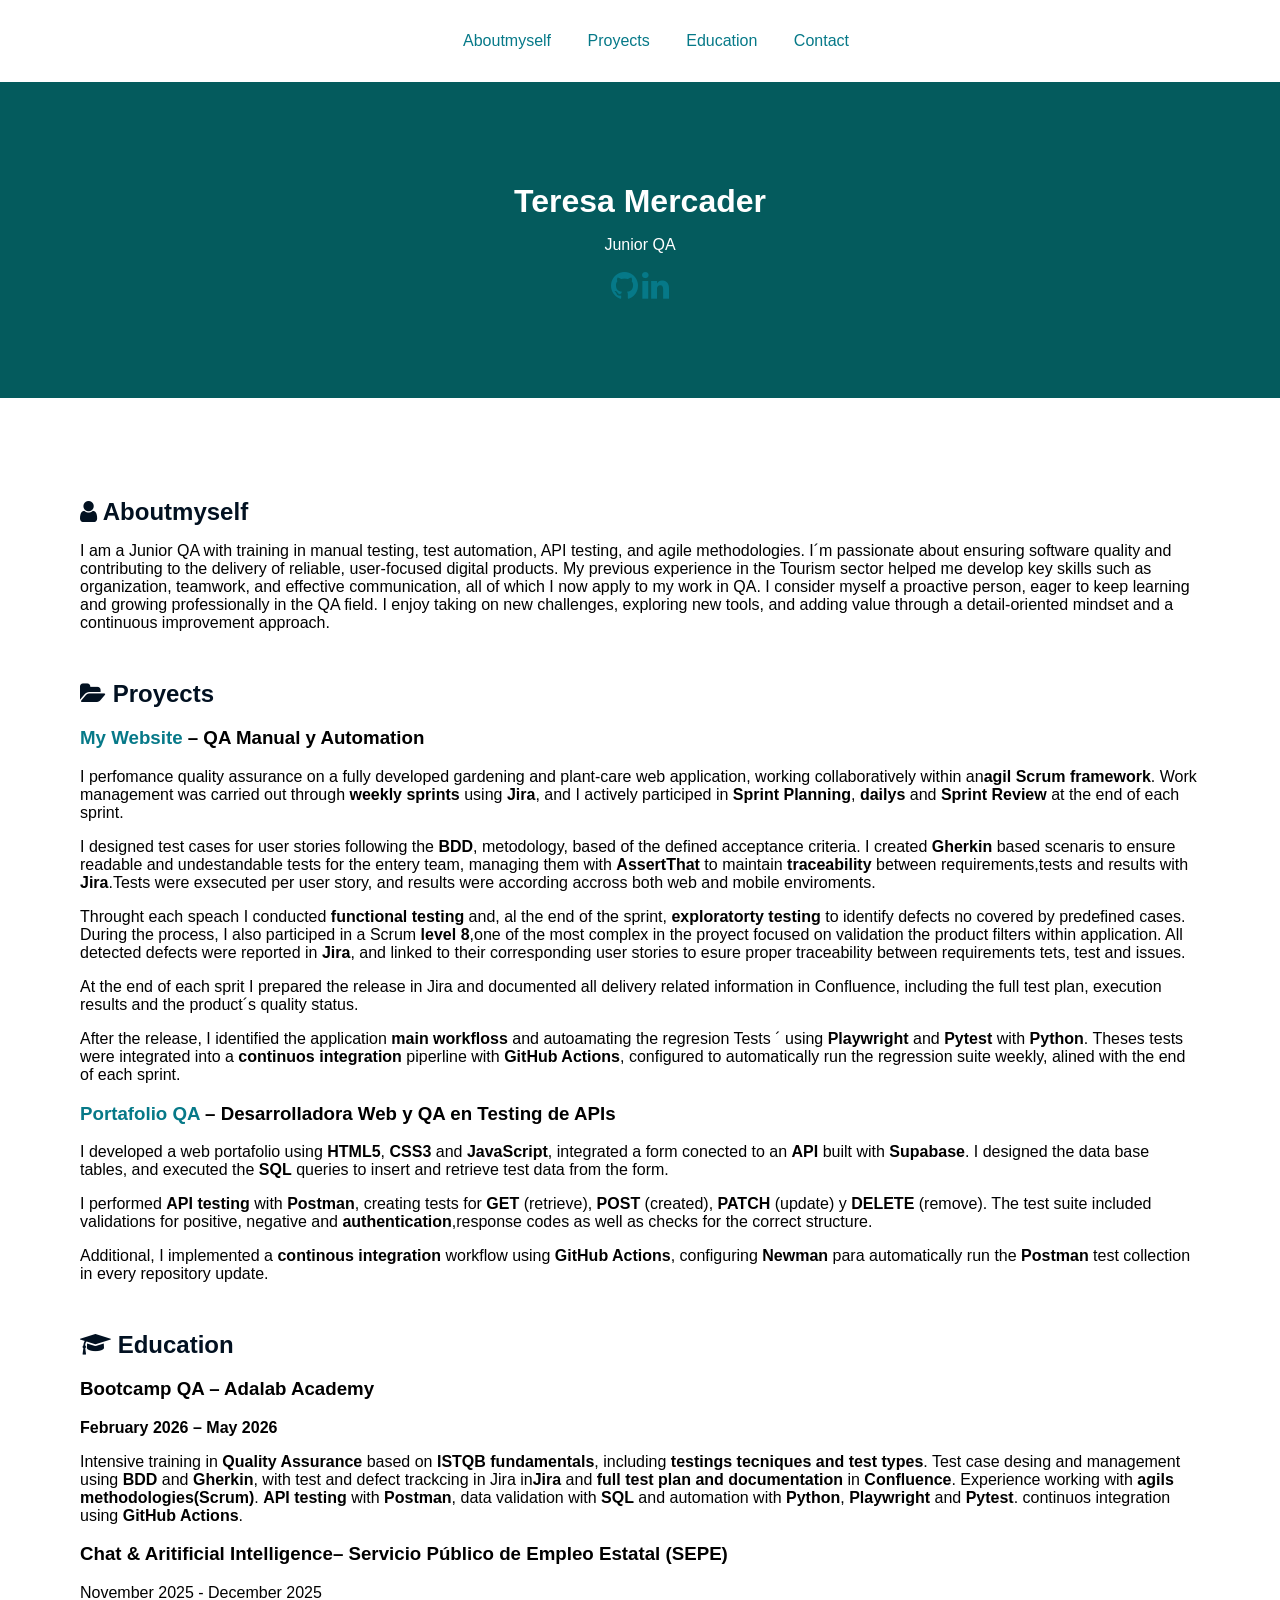
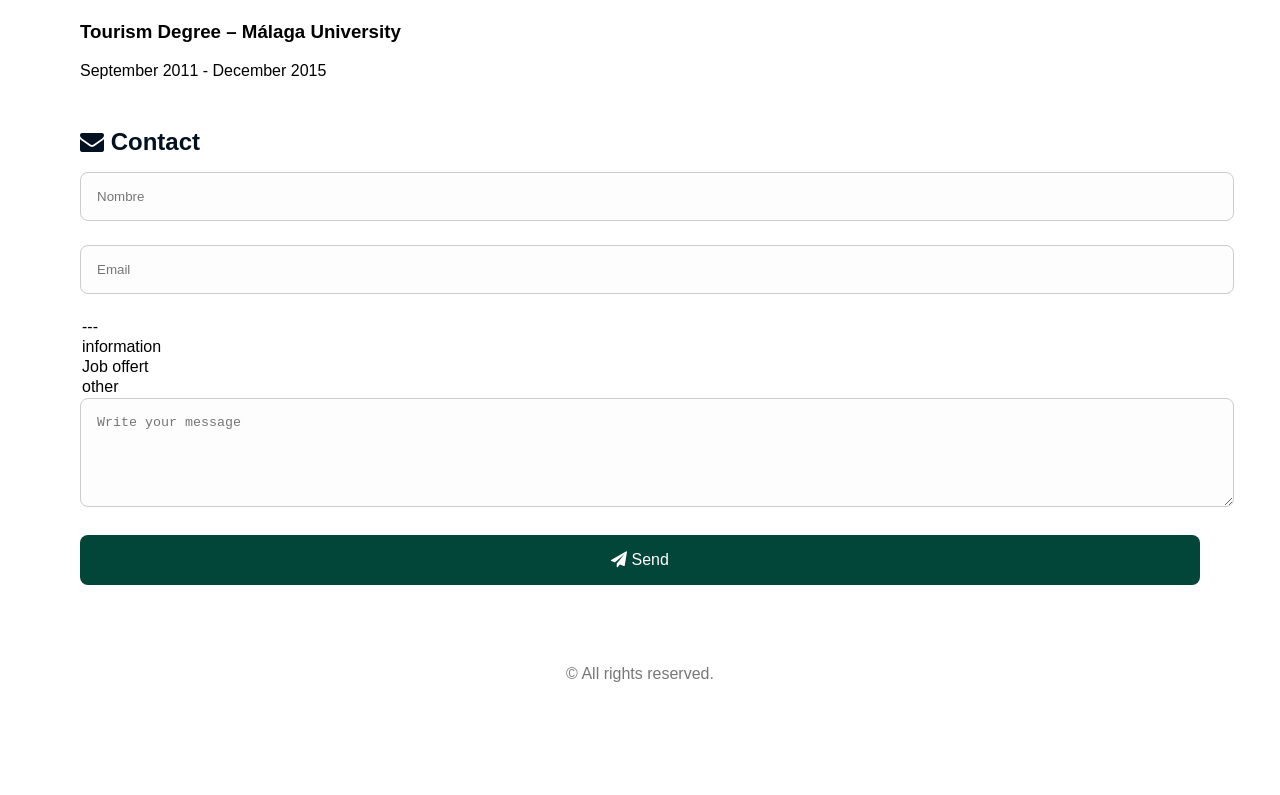
<file: index.html>
<!DOCTYPE html>
<html lang="es">

<head>
  <meta charset="UTF-8" />
  <meta name="viewport" content="width=device-width, initial-scale=1.0" />
  <meta name="description" content="Portfolio Teresa Mercader QA" />
  <meta name="author" content="Teresa Mecader" />
  <title>Teresa Mercader - Portfolio</title>
  <link href="style.css" rel="stylesheet">
  <!-- Importar Font Awesome para los iconos -->
  <link rel="stylesheet" href="https://cdnjs.cloudflare.com/ajax/libs/font-awesome/4.7.0/css/font-awesome.min.css" />
</head>

<body>
  <!-- Menú de navegación -->
  <nav>
    <ul>
      <li><a id="menusobremi" href="#aboutmyself">Aboutmyself</a></li>
      <li><a id="menuproyectos" href="#proyects">Proyects</a></li>
      <li><a id="menueducacion" href="#education">Education</a></li>
      <li><a id="menucontacto" href="#contact">Contact</a></li>
    </ul>
  </nav>
  <header>
    <h1 id="minombre">Teresa Mercader </h1>
    <p id="titulo">Junior QA</p>
    <p>
      <a id="linkgithub" href="https://github.com/TeresaMercaderQAOrganization" title="GitHub"
        class="fa fa-github fa-2x" aria-label="GitHub"></a>
      <a id="linklinkedin" href="https://www.linkedin.com/in/teresa-mercader/" title="LinkedIn"
        class="fa fa-linkedin fa-2x" aria-label="LinkedIn"></a>
    </p>
  </header>
  <main>
    <section id="Aboutmyself">
      <h2 id="titulosobremi">
        <i class="fa fa-user"></i> Aboutmyself
      </h2>
      <p>
        I am a Junior QA with training in manual testing, test automation, API testing, and agile methodologies.
        I´m passionate about ensuring software quality and contributing to the delivery of reliable, user‑focused
        digital products.
        My previous experience in the Tourism sector helped me develop key skills such as organization, teamwork, and
        effective communication, all of which I now apply to my work in QA.
        I consider myself a proactive person, eager to keep learning and growing professionally in the QA field. I enjoy
        taking on new challenges, exploring new tools, and adding value through a detail‑oriented mindset and a
        continuous improvement approach.
      </p>

    </section>

    <section id="Proyects">
      <h2 id="gardeningonlinestore">
        <i class="fa fa-folder-open"></i> Proyects
      </h2>

      <h3>
        <a id="linkproyectoapi"
          href="https://adalab-equipo2.atlassian.net/jira/software/projects/SCRUM/boards/1/backlog" target="_blank">My
          Website</a>
        – QA Manual y Automation
      </h3>
      <p>
        I perfomance quality assurance on a fully developed gardening and plant-care web application,
        working collaboratively within an<strong>agil Scrum framework</strong>. Work management was carried
        out through <strong>weekly sprints</strong> using <strong>Jira</strong>, and I actively participed
        in <strong>Sprint Planning</strong>, <strong>dailys</strong> and <strong>Sprint Review</strong>
        at the end of each sprint.
      </p>

      <p>
        I designed test cases for user stories following the <strong>BDD</strong>, metodology, based of the defined
        acceptance criteria. I created <strong>Gherkin</strong> based scenaris to ensure readable and undestandable
        tests for the entery team, managing them with <strong>AssertThat</strong> to maintain
        <strong>traceability</strong> between requirements,tests and results with <strong>Jira</strong>.Tests were
        exsecuted per user story, and results were according accross both web and mobile enviroments.
      </p>

      <p>
        Throught each speach I conducted <strong>functional testing</strong> and, al the end of the sprint, <strong>
        exploratorty testing</strong> to identify defects no covered by predefined cases.
        During the process, I also participed in a Scrum <strong>level 8</strong>,one of the most complex
        in the proyect focused on validation the product filters within application. All detected defects were reported
        in <strong>Jira</strong>, and linked to their corresponding user stories to esure proper traceability
        between requirements tets, test and issues.
      </p>

      <p>
        At the end of each sprit I prepared the release in Jira and documented all delivery related information in Confluence, 
        including the full test plan, execution results and the product´s quality status.
    
      </p>

      <p>
        After the release, I identified the application <strong>main workfloss </strong> and autoamating the regresion
        Tests ´
        using <strong>Playwright</strong> and <strong>Pytest</strong> with <strong>Python</strong>.
        Theses tests were integrated into a <strong>continuos integration</strong> piperline with
        <strong>GitHub Actions</strong>, configured to automatically run the regression suite weekly, alined
        with the end of each sprint.
      </p>

      <h3>
        <a id="linkproyectoportafolio"
          href="https://teresamercaderqaorganization.github.io/Portafolio-Teresa-Mercader/">Portafolio QA</a>
        – Desarrolladora Web y QA en Testing de APIs
      </h3>
      <p>
        I developed a web portafolio using <strong>HTML5</strong>, <strong>CSS3</strong> and
        <strong>JavaScript</strong>, integrated a form conected to an <strong>API</strong> built with
        <strong>Supabase</strong>.
        I designed the data base tables, and executed the <strong>SQL</strong> queries to insert and retrieve
        test data from the form.
      </p>

      <p>
        I performed <strong>API testing</strong> with <strong>Postman</strong>, creating
        tests for <strong>GET</strong> (retrieve),
        <strong>POST</strong> (created), <strong>PATCH</strong> (update) y
        <strong>DELETE</strong> (remove). The test suite included validations for positive, negative and
        <strong>authentication</strong>,response codes as well as checks for the correct structure.
      </p>

      <p>
        Additional, I implemented a <strong>continous integration</strong> workflow using
        <strong>GitHub Actions</strong>, configuring <strong>Newman</strong> para automatically
        run the <strong>Postman</strong> test collection in every repository update.
      </p>

    </section>

    <section id="Education">
      <h2 id="tituloeducacion">
        <i class="fa fa-graduation-cap"></i> Education
      </h2>

      <h3>Bootcamp QA – Adalab Academy </h3>
      <p><strong>February 2026 – May 2026</strong></p>
      <p>
        Intensive training in <strong>Quality Assurance</strong> based on
        <strong>ISTQB fundamentals</strong>, including <strong>testings tecniques</strong>
        <strong>and test types</strong>. Test case desing and management using <strong>BDD</strong> and
        <strong>Gherkin</strong>, with test and defect trackcing in Jira
        in<strong>Jira</strong> and <strong>full test plan and documentation </strong> in
        <strong>Confluence</strong>. Experience working with <strong>agils methodologies(Scrum)</strong>.
        <strong>API testing</strong> with <strong>Postman</strong>, data validation with
        <strong>SQL</strong> and automation with <strong>Python</strong>,
        <strong>Playwright</strong> and <strong>Pytest</strong>. continuos integration using
        <strong>GitHub Actions</strong>.
      </p>


      <h3>Chat & Aritificial Intelligence– Servicio Público de Empleo Estatal (SEPE)</h3>
      <p>November 2025 - December 2025</p>

      <h3>Tourism Degree – Málaga University</h3>
      <p>September 2011 - December 2015</p>
    </section>

    <section id="contact">
      <h2 id="titulocontacto">
        <i class="fa fa-envelope"></i> Contact
      </h2>
      <form id="contactForm" onsubmit="return enviarFormulario(event)">
        <input id="nombre" type="text" placeholder="Nombre" required/ maxlength="15">
        <input id="email" type="email" placeholder="Email" required <select id="asunto">
     </select id=asunto> 
        <option value="">---</option>
        <option value="info">information</option>
        <option value="job">Job offert </option>
        <option value="other">other</option>
        </select>
        <textarea id="mensaje" rows="5" placeholder="Write your message"></textarea>
        <button id="enviar" type="submit">
          <i class="fa fa-paper-plane"></i> Send
        </button>
      </form>
      <p id="formMessage"></p>
    </section>

    <footer>
      <p>&copy; All rights reserved.</p>
    </footer>
</body>
<script src="script.js" defer></script>

</html>
</file>
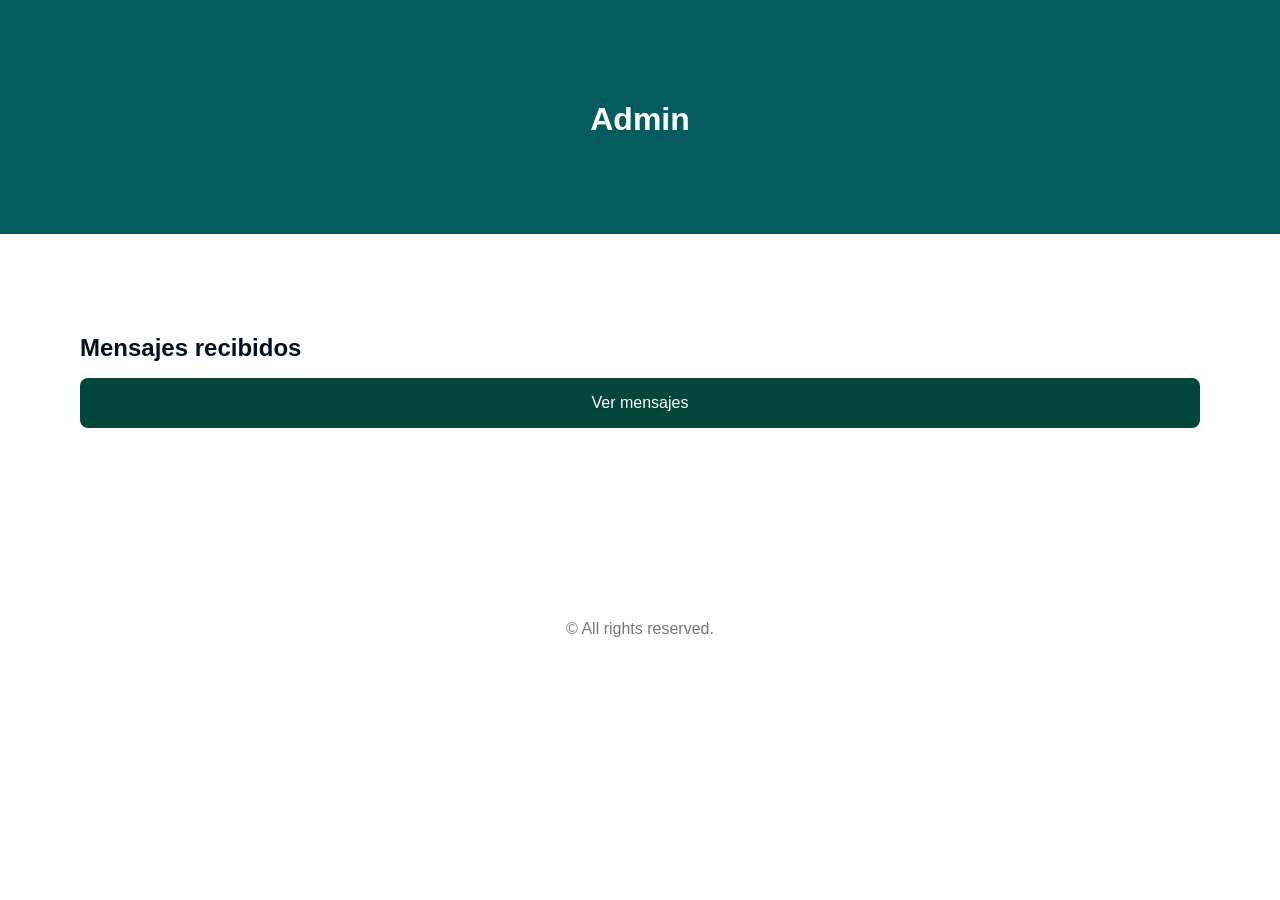
<file: admin.html>
<!DOCTYPE html>
<html lang="es">
<head>
  <meta charset="UTF-8">
  <title>Admin - Mensajes</title>
  <link rel="stylesheet" href="style.css">
</head>
<body>

<header>
  <h1>Admin</h1>
</header>

<main>
  <section id="admin">
    <h2>Mensajes recibidos</h2>
    <button id="verMensajes" onclick="mostrarDatos()">Ver mensajes</button>

    <table id="formsTable">

    </table>

    <p id="status"></p>
  </section>
</main>

<footer>
    <p>&copy; All rights reserved.</p>
</footer>

<script src="script.js"></script>

</body>
</html>
</file>
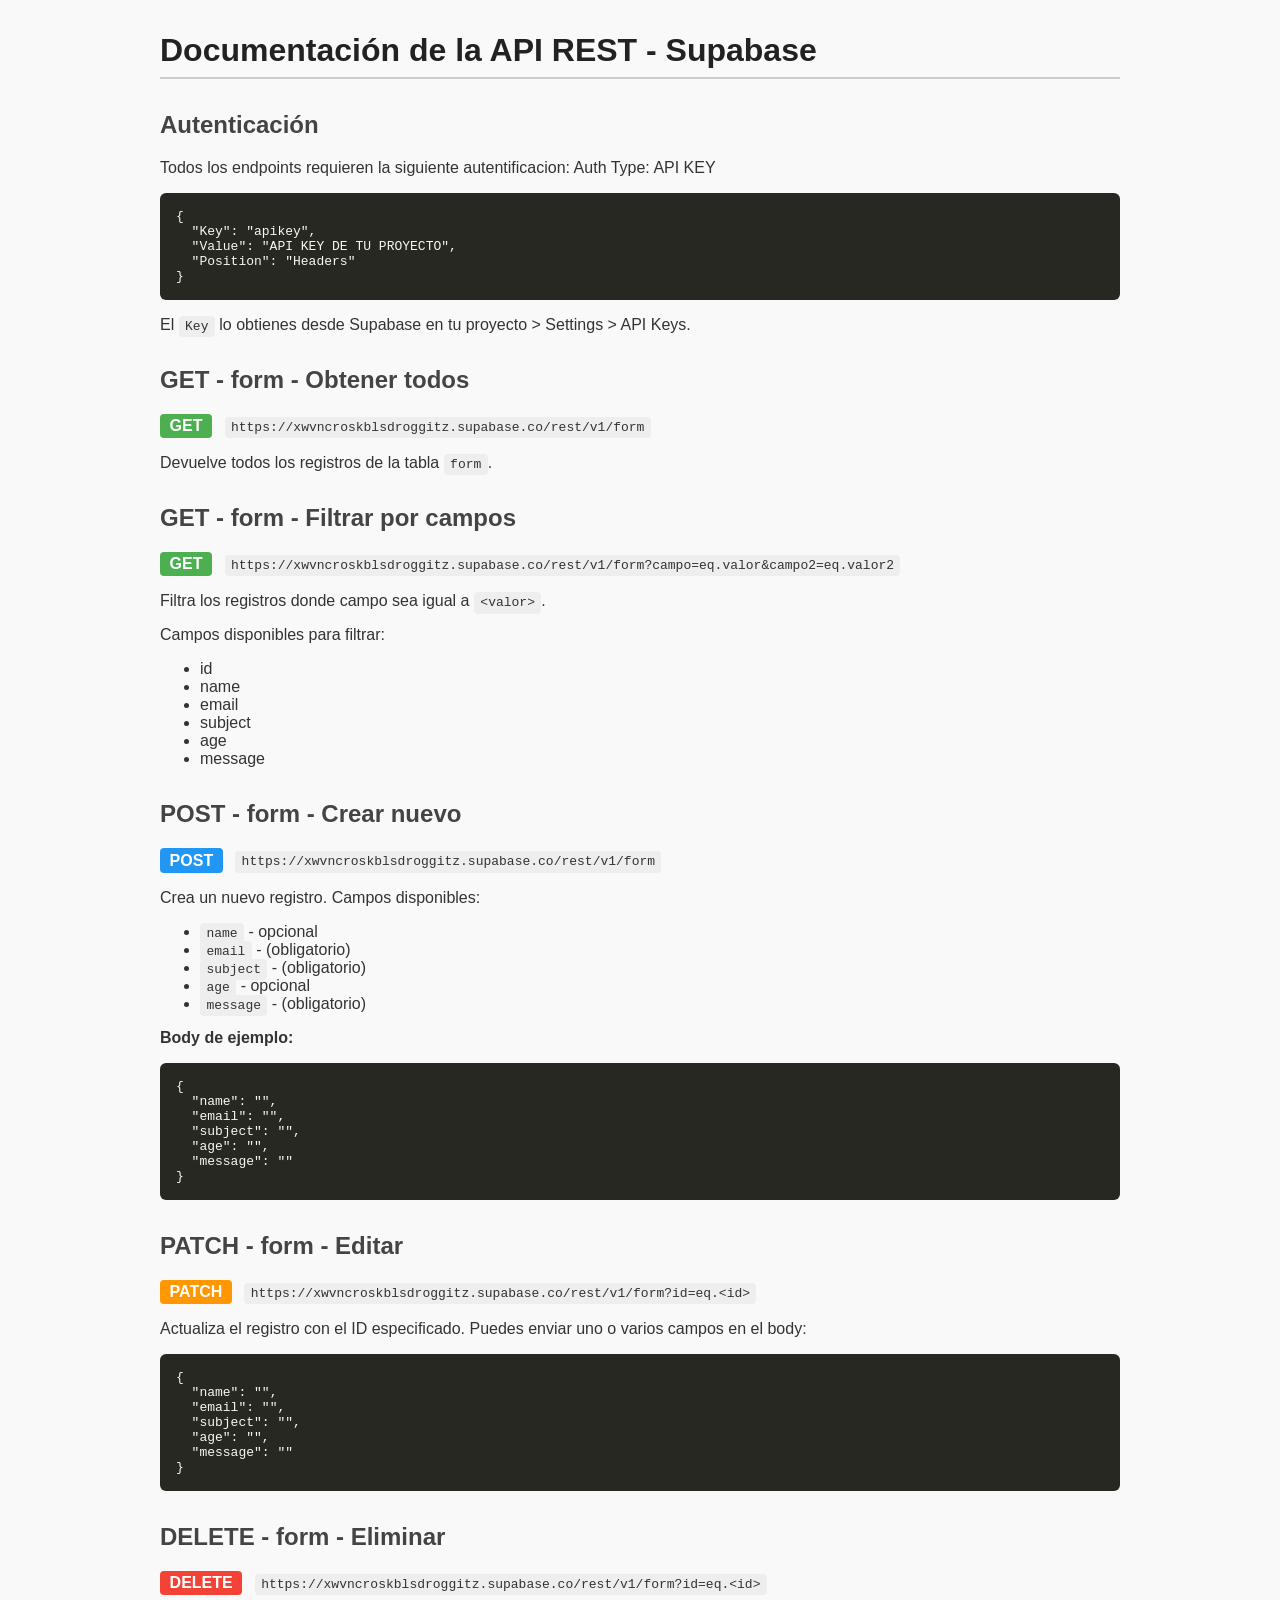
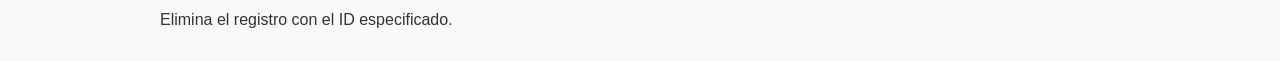
<file: apidoc.html>
<!DOCTYPE html>
<!-- saved from url=(0067)https://bootcamp-qa.github.io/ReportGenerator/documentacionapi.html -->
<html lang="es"><head><meta http-equiv="Content-Type" content="text/html; charset=UTF-8">
  
  <title>Documentación API Supabase</title>
  <style>
    body {
      font-family: 'Segoe UI', sans-serif;
      margin: 2rem auto;
      max-width: 960px;
      background: #f9f9f9;
      color: #333;
    }
    h1 { color: #222; border-bottom: 2px solid #ccc; padding-bottom: 0.5rem; }
    h2 { margin-top: 2rem; color: #444; }
    code { background: #eee; padding: 0.2rem 0.4rem; border-radius: 4px; }
    pre {
      background: #272822;
      color: #f8f8f2;
      padding: 1rem;
      border-radius: 6px;
      overflow-x: auto;
    }
    .method {
      display: inline-block;
      font-weight: bold;
      padding: 0.2rem 0.6rem;
      border-radius: 4px;
      margin-right: 0.5rem;
      color: white;
    }
    .GET { background: #4caf50; }
    .POST { background: #2196f3; }
    .PATCH { background: #ff9800; }
    .DELETE { background: #f44336; }

    label {
      display: block;
      margin-top: 1rem;
      font-weight: bold;
    }
    input[type=text] {
      width: 100%;
      padding: 0.5rem;
      font-size: 1rem;
      margin-top: 0.3rem;
      box-sizing: border-box;
    }
    button {
      margin-top: 1.5rem;
      padding: 0.6rem 1rem;
      font-size: 1rem;
      cursor: pointer;
    }
  </style>
</head>
<body>

<h1>Documentación de la API REST - Supabase</h1>

<form id="form" onsubmit="return false;" style="display: none;">
  <label for="tableName">Nombre de la tabla:</label>
  <input type="text" id="tableName" placeholder="clientes" required="">

  <label for="columns">Columnas (separadas por coma, * indica obligatorio):</label>
  <input type="text" id="columns" placeholder="nombre, telefono*, correo*" required="">

  <label for="baseUrl">Base URL:</label>
  <input type="text" id="baseUrl" placeholder="https://proyecto.supabase.co" required="">

  <button onclick="generate()">GENERAR DOCUMENTACION API</button>
</form>

<!-- Aquí pondremos la documentación generada -->
<div id="docs" style="margin-top:2rem;">
        <h2>Autenticación</h2>
    <p>Todos los endpoints requieren la siguiente autentificacion: Auth Type: API KEY</p>
    <pre>{
  "Key": "apikey",
  "Value": "API KEY DE TU PROYECTO",
  "Position": "Headers"
}</pre>
    <p>El <code>Key</code> lo obtienes desde Supabase en tu proyecto &gt; Settings &gt; API Keys.</p>
  
    <h2>GET - form - Obtener todos </h2>
    <p><span class="method GET">GET</span> <code>https://xwvncroskblsdroggitz.supabase.co/rest/v1/form</code></p>
    <p>Devuelve todos los registros de la tabla <code>form</code>.</p>

    <h2>GET - form - Filtrar por campos</h2>
    <p><span class="method GET">GET</span> <code>https://xwvncroskblsdroggitz.supabase.co/rest/v1/form?campo=eq.valor&amp;campo2=eq.valor2</code></p>
    <p>Filtra los registros donde campo sea igual a <code>&lt;valor&gt;</code>.</p>
    <p>Campos disponibles para filtrar:</p>
    <ul>
      <li>id</li><li>name</li><li>email</li><li>subject</li><li>age</li><li>message</li>
    </ul>

    <h2>POST - form - Crear nuevo</h2>
    <p><span class="method POST">POST</span> <code>https://xwvncroskblsdroggitz.supabase.co/rest/v1/form</code></p>
    <p>Crea un nuevo registro. Campos disponibles:</p>
    <ul>
      <li><code>name</code> - opcional</li><li><code>email</code> -  (obligatorio)</li><li><code>subject</code> -  (obligatorio)</li><li><code>age</code> - opcional</li><li><code>message</code> -  (obligatorio)</li>
    </ul>
    <p><strong>Body de ejemplo:</strong></p>
    <pre>{
  "name": "",
  "email": "",
  "subject": "",
  "age": "",
  "message": ""
}</pre>

    <h2>PATCH - form - Editar </h2>
    <p><span class="method PATCH">PATCH</span> <code>https://xwvncroskblsdroggitz.supabase.co/rest/v1/form?id=eq.&lt;id&gt;</code></p>
    <p>Actualiza el registro con el ID especificado. Puedes enviar uno o varios campos en el body:</p>
    <pre>{
  "name": "<nuevo string="">",
  "email": "<nuevo string="">",
  "subject": "<nuevo string="">",
  "age": "<nuevo string="">",
  "message": "<nuevo string="">"
}</nuevo></nuevo></nuevo></nuevo></nuevo></pre>

    <h2>DELETE - form - Eliminar </h2>
    <p><span class="method DELETE">DELETE</span> <code>https://xwvncroskblsdroggitz.supabase.co/rest/v1/form?id=eq.&lt;id&gt;</code></p>
    <p>Elimina el registro con el ID especificado.</p>


  </div>

<script>
function generate() {
  let tableName = document.getElementById('tableName').value.trim() || 'clientes';
  const columnsRaw = document.getElementById('columns').value.trim();
  const baseUrlRaw = document.getElementById('baseUrl').value.trim() || 'https://<TU_PROYECTO>.supabase.co';

  // Procesar columnas
  const colsArr = columnsRaw.split(',').map(c => c.trim()).filter(c => c.length > 0);

  const columns = colsArr.map(col => {
    let required = false;
    let name = col;
    if (col.endsWith('*')) {
      required = true;
      name = col.slice(0, -1).trim();
    }
    return { name, type: "string", required };
  });

  const baseUrl = `${baseUrlRaw}/rest/v1/${tableName}`;

  function generatePostBody() {
    const obj = {};
    columns.forEach(col => {
      if (col.name !== "id") {
        obj[col.name] = "";
      }
    });
    return JSON.stringify(obj, null, 2);
  }

  function generatePatchBody() {
    const obj = {};
    columns.forEach(col => {
      if (col.name !== "id") {
        obj[col.name] = `<nuevo ${col.type}>`;
      }
    });
    return JSON.stringify(obj, null, 2);
  }

  // Construir el HTML para la documentación
  let html = `
        <h2>Autenticación</h2>
    <p>Todos los endpoints requieren la siguiente autentificacion: Auth Type: API KEY</p>
    <pre>{
  "Key": "apikey",
  "Value": "API KEY DE TU PROYECTO",
  "Position": "Headers"
}</pre>
    <p>El <code>Key</code> lo obtienes desde Supabase en tu proyecto &gt; Settings &gt; API Keys.</p>
  
    <h2>GET - ${tableName} - Obtener todos </h2>
    <p><span class="method GET">GET</span> <code>${baseUrl}</code></p>
    <p>Devuelve todos los registros de la tabla <code>${tableName}</code>.</p>

    <h2>GET - ${tableName} - Filtrar por campos</h2>
    <p><span class="method GET">GET</span> <code>${baseUrl}?campo=eq.valor&campo2=eq.valor2</code></p>
    <p>Filtra los registros donde campo sea igual a <code>&lt;valor&gt;</code>.</p>
    <p>Campos disponibles para filtrar:</p>
    <ul>
      ${columns.map(col => `<li>${col.name}</li>`).join('')}
    </ul>

    <h2>POST - ${tableName} - Crear nuevo</h2>
    <p><span class="method POST">POST</span> <code>${baseUrl}</code></p>
    <p>Crea un nuevo registro. Campos disponibles:</p>
    <ul>
      ${columns.filter(c => c.name !== 'id').map(col => `<li><code>${col.name}</code> - ${col.required ? " (obligatorio)" : "opcional"}</li>`).join('')}
    </ul>
    <p><strong>Body de ejemplo:</strong></p>
    <pre>${generatePostBody()}</pre>

    <h2>PATCH - ${tableName} - Editar </h2>
    <p><span class="method PATCH">PATCH</span> <code>${baseUrl}?id=eq.&lt;id&gt;</code></p>
    <p>Actualiza el registro con el ID especificado. Puedes enviar uno o varios campos en el body:</p>
    <pre>${generatePatchBody()}</pre>

    <h2>DELETE - ${tableName} - Eliminar </h2>
    <p><span class="method DELETE">DELETE</span> <code>${baseUrl}?id=eq.&lt;id&gt;</code></p>
    <p>Elimina el registro con el ID especificado.</p>


  `;

  document.getElementById('docs').innerHTML = html;
   document.getElementById('form').style.display = 'none';
  
}


</script>




</body></html>
</file>
<file: style.css>
body {
  font-family: Verdana, Arial, sans-serif;
  font-size: 1rem;
  color: black;
  margin: 0;
}

header {
  background-color: rgb(4, 91, 93);
  color: white;
  padding: 5rem;
  text-align: center;
}

main {
  padding: 5rem;
  text-align: left;
}

nav {
  text-align: center;
  width:100%;
  padding: 1rem;
}

nav ul {
  padding: 0;
  margin: 0;
    background-color: white;
  
}

nav ul li {
  display: inline-block;
  margin: 0rem;
  font-size: 1rem;
  padding: 1rem;
  border-radius: 0.5rem ;

}
/* Menú vertical en móvil */
@media (max-width: 768px) {
  nav ul li {
    display: block;
    margin: 0.8rem 0;
  }
}

h1 {
  font-size: 2rem;
  margin-bottom: 1rem;
}

p {
  font-size: 1rem;
  margin-bottom: 1rem;
}

a {
  color: #067988;
  text-decoration: none;
}

a:hover {
  text-decoration: underline;
}

section {
  margin-bottom: 3rem;
}

h2 {
  font-size: 1.5rem;
  margin-bottom: 1rem;
  color: #021121;
}

/* FORMULARIO */
form {
  width: 100%;
  font-size: 1rem;
}

input,
textarea,
select {
  width: 100%;
  padding: 1rem;
  margin-bottom: 1.5rem;
  border: 1px solid #ccc;
  border-radius: 0.5rem;
  background-color: #fdfdfd;
}

button {
  width: 100%;
  padding: 1rem;
  background-color: #02463a;
  color: white;
  border: none;
  border-radius: 0.5rem;
  font-size: 1rem;
}

footer {
  margin-top: 2rem;
  padding: 1rem;
  font-size: 0.9rem;
  color: #777;
  text-align: center;
}

table {
  width: 100%;
  border-collapse: collapse;
  table-layout: fixed; /* CLAVE */
  font-family: Arial, sans-serif;
}

th, td {
  border: 1px solid #ddd;
  padding: 6px;
  font-size: 14px;
  word-wrap: break-word;
  overflow-wrap: break-word;
}

thead {
  background-color: #f4f4f4;
}

/* Móvil */
@media (max-width: 768px) {
  th, td {
    font-size: 12px;
    padding: 4px;
  }
}
</file>
